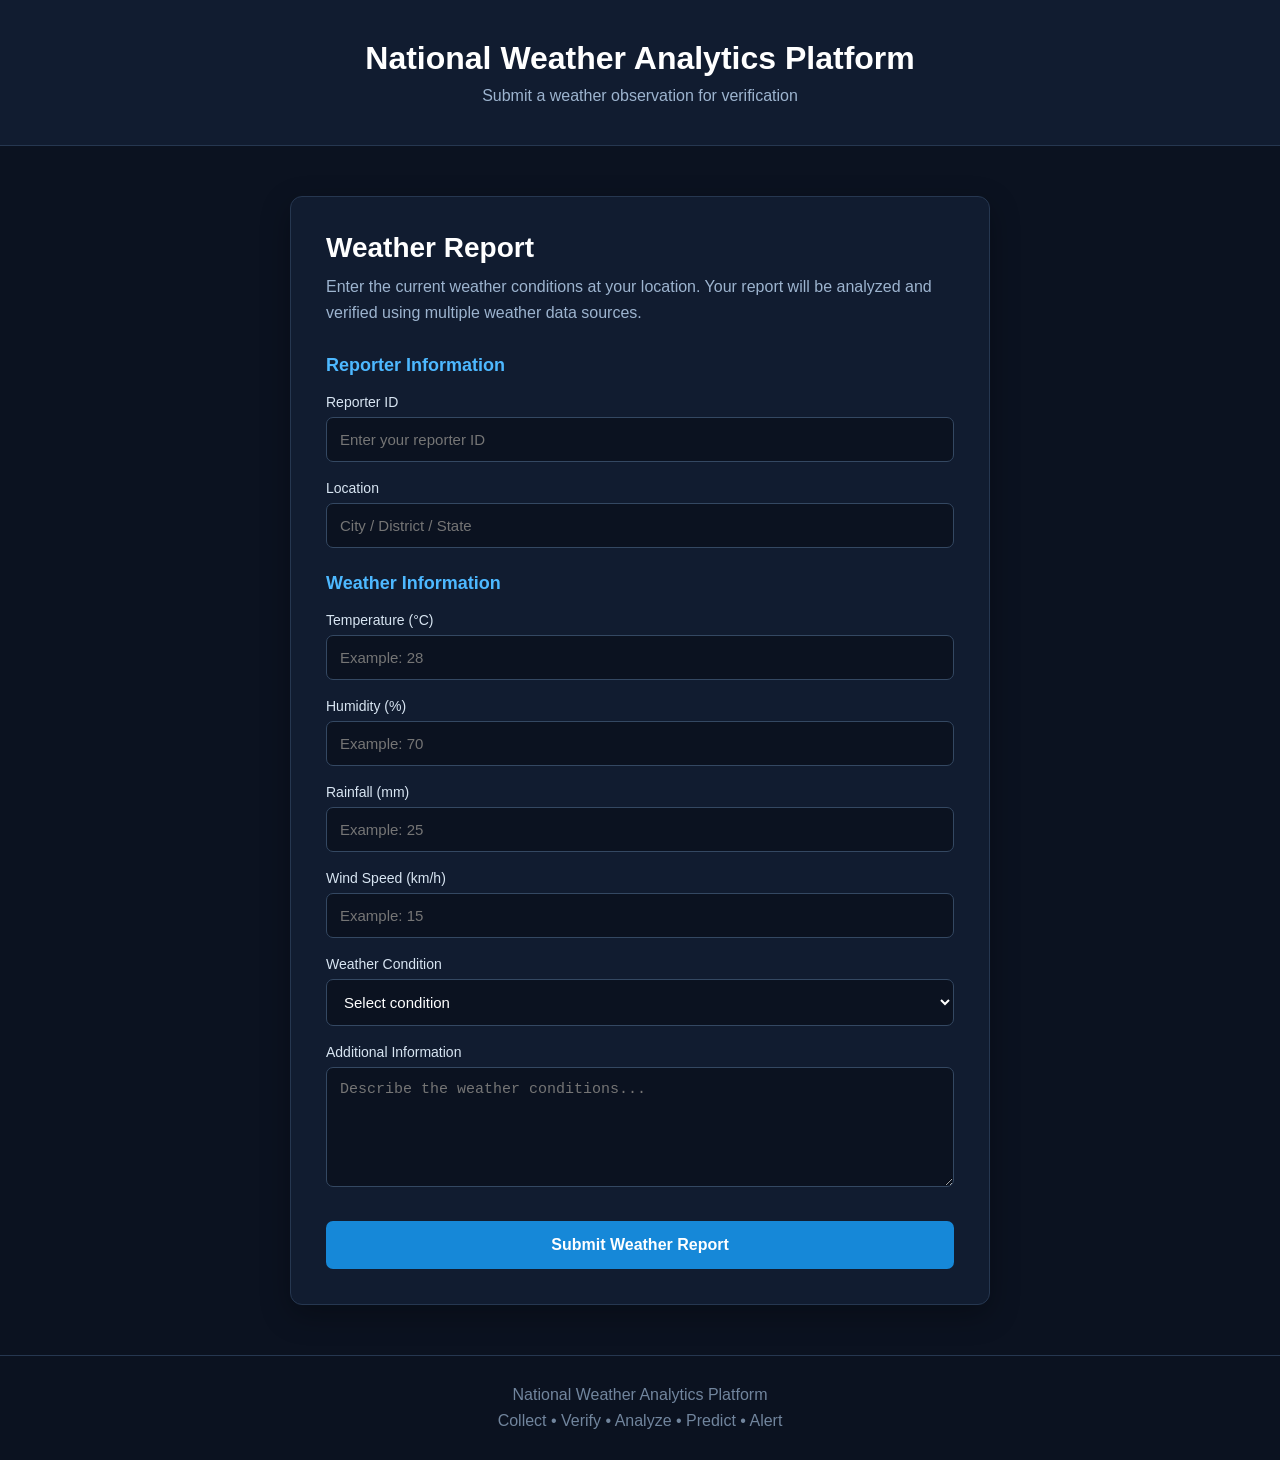
<file: page2.html>
<!DOCTYPE html>
<html lang="en">

<head>
    <meta charset="UTF-8">
    <meta name="viewport" content="width=device-width, initial-scale=1.0">

    <title>Weather Report Submission</title>

    <link rel="stylesheet" href="page2.css">
</head>

<body>

    <header>
        <h1>National Weather Analytics Platform</h1>
        <p>Submit a weather observation for verification</p>
    </header>


    <main>

        <div class="form-container">

            <h2>Weather Report</h2>

            <p class="description">
                Enter the current weather conditions at your location.
                Your report will be analyzed and verified using multiple
                weather data sources.
            </p>


            <!-- Reporter Information -->

            <h3>Reporter Information</h3>

            <label for="reporter-id">Reporter ID</label>
            <input type="text" id="reporter-id"
                   placeholder="Enter your reporter ID">


            <!-- Location -->

            <label for="location">Location</label>
            <input type="text" id="location"
                   placeholder="City / District / State">


            <!-- Weather Information -->

            <h3>Weather Information</h3>

            <label for="temperature">Temperature (°C)</label>
            <input type="number" id="temperature"
                   placeholder="Example: 28">


            <label for="humidity">Humidity (%)</label>
            <input type="number" id="humidity"
                   placeholder="Example: 70">


            <label for="rainfall">Rainfall (mm)</label>
            <input type="number" id="rainfall"
                   placeholder="Example: 25">


            <label for="wind">Wind Speed (km/h)</label>
            <input type="number" id="wind"
                   placeholder="Example: 15">


            <label for="weather">Weather Condition</label>

            <select id="weather">

                <option value="">Select condition</option>
                <option>Sunny</option>
                <option>Cloudy</option>
                <option>Light Rain</option>
                <option>Heavy Rain</option>
                <option>Thunderstorm</option>
                <option>Fog</option>
                <option>Dust Storm</option>

            </select>


            <!-- Additional Information -->

            <label for="description">Additional Information</label>

            <textarea id="description"
                      placeholder="Describe the weather conditions..."></textarea>


            <!-- Submit -->

            <a href="page5.html">
                <button type="button">
                    Submit Weather Report
                </button>
            </a>

        </div>

    </main>


    <footer>

        <p>
            National Weather Analytics Platform
        </p>

        <p>
            Collect • Verify • Analyze • Predict • Alert
        </p>

    </footer>

</body>

</html>
</file>
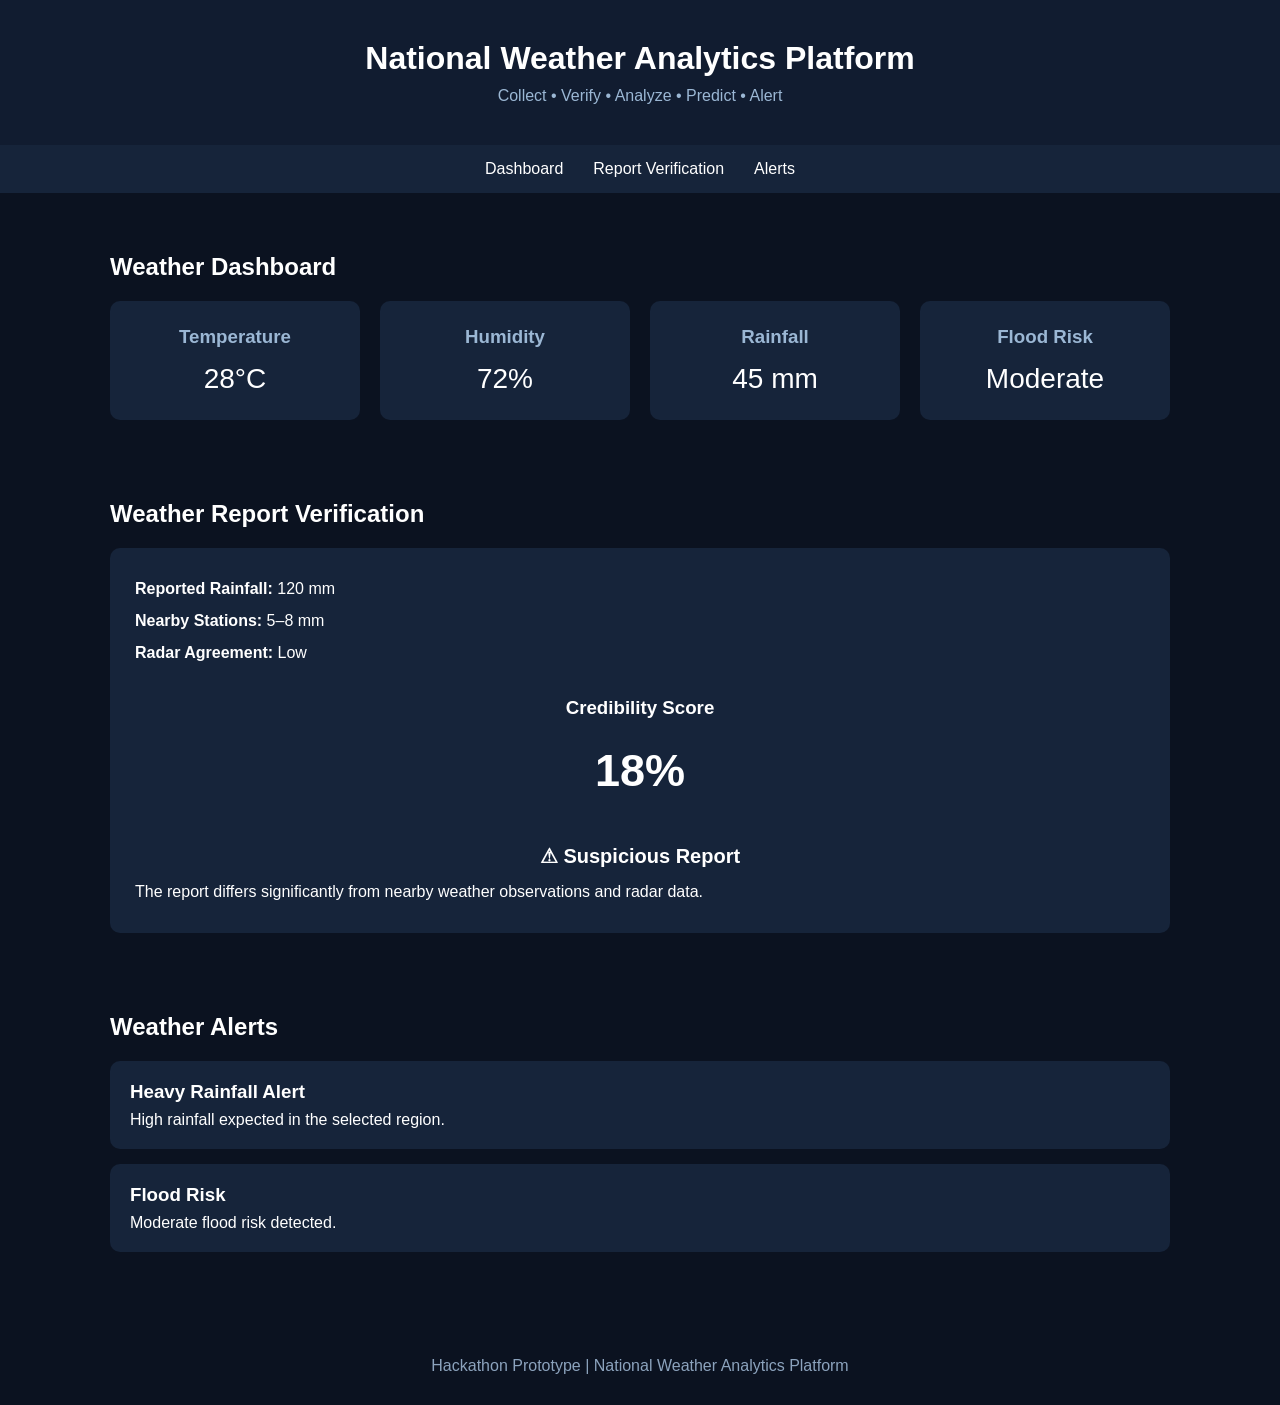
<file: page5.html>
<!DOCTYPE html>
<html lang="en">
<head>
    <meta charset="UTF-8">
    <meta name="viewport" content="width=device-width, initial-scale=1.0">
    <title>National Weather Analytics Platform</title>
    <link rel="stylesheet" href="page5.css">
</head>

<body>

    <header>
        <h1>National Weather Analytics Platform</h1>
        <p>Collect • Verify • Analyze • Predict • Alert</p>
    </header>

    <nav>
        <a href="#dashboard">Dashboard</a>
        <a href="#verification">Report Verification</a>
        <a href="#alerts">Alerts</a>
    </nav>

    <main>
        <section id="dashboard">
            <h2>Weather Dashboard</h2>

            <div class="cards">

                <div id="glow" class="card">
                    <h3>Temperature</h3>
                    <p>28°C</p>
                </div>

                <div id="glow" class="card">
                    <h3>Humidity</h3>
                    <p>72%</p>
                </div>

                <div id="glow" class="card">
                    <h3>Rainfall</h3>
                    <p>45 mm</p>
                </div>

                <div id="glow" class="card">
                    <h3>Flood Risk</h3>
                    <p>Moderate</p>
                </div>

            </div>
        </section>
        <section id="verification">

            <h2>Weather Report Verification</h2>

            <div class="verification-box">

                <p><strong>Reported Rainfall:</strong> 120 mm</p>
                <p><strong>Nearby Stations:</strong> 5–8 mm</p>
                <p><strong>Radar Agreement:</strong> Low</p>

                <div class="score">
                    <h3>Credibility Score</h3>
                    <p>18%</p>
                </div>

                <p class="warning">⚠ Suspicious Report</p>

                <p>
                    The report differs significantly from nearby
                    weather observations and radar data.
                </p>

            </div>

        </section>
        <section id="alerts">

            <h2>Weather Alerts</h2>

            <div id="glow" class="alert">
                <h3>Heavy Rainfall Alert</h3>
                <p>High rainfall expected in the selected region.</p>
            </div>

            <div id="glow" class="alert">
                <h3>Flood Risk</h3>
                <p>Moderate flood risk detected.</p>
            </div>


        </section>

    </main>

    <footer>
        <p>Hackathon Prototype | National Weather Analytics Platform</p>
    </footer>

</body>
</html>
</file>
<file: page2.css>
* {
    margin: 0;
    padding: 0;
    box-sizing: border-box;
}


body {
    font-family: Arial, sans-serif;

    background: #0b1220;

    color: white;
}


/* HEADER */

header {
    text-align: center;

    padding: 40px 20px;

    background: #111c30;

    border-bottom: 1px solid #263750;
}


header h1 {
    font-size: 32px;

    margin-bottom: 10px;
}


header p {
    color: #9db4cf;

    font-size: 16px;
}


/* MAIN */

main {
    display: flex;

    justify-content: center;

    padding: 50px 20px;
}


/* FORM CONTAINER */

.form-container {
    width: 100%;

    max-width: 700px;

    background: #111c30;

    padding: 35px;

    border-radius: 12px;

    border: 1px solid #263750;

    box-shadow: 0 10px 30px rgba(0, 0, 0, 0.3);
}


.form-container h2 {
    font-size: 28px;

    margin-bottom: 10px;
}


.description {
    color: #9db4cf;

    line-height: 1.6;

    margin-bottom: 30px;
}


/* SECTION HEADINGS */

.form-container h3 {
    margin-top: 25px;

    margin-bottom: 18px;

    color: #4db8ff;

    font-size: 18px;
}


/* LABELS */

label {
    display: block;

    margin-top: 18px;

    margin-bottom: 7px;

    font-size: 14px;

    color: #d8e5f2;
}


/* INPUTS */

input,
select,
textarea {

    width: 100%;

    padding: 13px;

    background: #0b1220;

    color: white;

    border: 1px solid #344862;

    border-radius: 7px;

    font-size: 15px;

    outline: none;
}


input:focus,
select:focus,
textarea:focus {

    border-color: #4db8ff;
}


/* TEXTAREA */

textarea {

    height: 120px;

    resize: vertical;
}


/* BUTTON */

button {

    width: 100%;

    margin-top: 30px;

    padding: 15px;

    border: none;

    border-radius: 7px;

    background: #1688d8;

    color: white;

    font-size: 16px;

    font-weight: bold;

    cursor: pointer;
}


button:hover {

    background: #0f72b8;

    transform: translateY(-2px);

}


/* FOOTER */

footer {

    text-align: center;

    padding: 30px;

    color: #71859d;

    border-top: 1px solid #263750;
}


footer p:first-child {

    margin-bottom: 8px;

}


/* MOBILE */

@media (max-width: 600px) {

    .form-container {

        padding: 25px;

    }

    header h1 {

        font-size: 24px;

    }

}
</file>
<file: page5.css>
* {
    margin: 0;
    padding: 0;
    box-sizing: border-box;
}
#glow:hover{
    transform: translateY(-6px);
    box-shadow: 0 10px 20px rgba(0, 255, 255, 1);
}
body {
    font-family: Arial, sans-serif;
    background-color: #0b1220;
    color: white;
}
header {
    text-align: center;
    padding: 40px 20px;
    background-color: #111c30;
}

header h1 {
    font-size: 32px;
    margin-bottom: 10px;
}

header p {
    color: #9bb7d4;
}

nav {
    display: flex;
    justify-content: center;
    gap: 30px;
    padding: 15px;
    background-color: #16243a;
}

nav a {
    color: white;
    text-decoration: none;
}

nav a:hover {
    color: #4db8ff;
}

section {
    max-width: 1100px;
    margin: 40px auto;
    padding: 20px;
}

section h2 {
    margin-bottom: 20px;
}


.cards {
    display: grid;
    grid-template-columns: repeat(4, 1fr);
    gap: 20px;
}

.card {
    background-color: #16243a;
    padding: 25px;
    border-radius: 10px;
    text-align: center;
}

.card h3 {
    color: #9bb7d4;
    margin-bottom: 15px;
}

.card p {
    font-size: 28px;
}

.verification-box {
    background-color: #16243a;
    padding: 25px;
    border-radius: 10px;
    line-height: 2;
}

.score {
    text-align: center;
    margin: 20px 0;
}

.score p {
    font-size: 45px;
    font-weight: bold;
}

.warning {
    text-align: center;
    font-size: 20px;
    font-weight: bold;
}


.alert {
    background-color: #16243a;
    padding: 20px;
    margin-bottom: 15px;
    border-radius: 10px;
}

.alert h3 {
    margin-bottom: 8px;
}


footer {
    text-align: center;
    padding: 30px;
    color: #8ca3bd;
}


@media (max-width: 700px) {

    .cards {
        grid-template-columns: 1fr 1fr;
    }

    nav {
        gap: 15px;
    }
}
</file>
